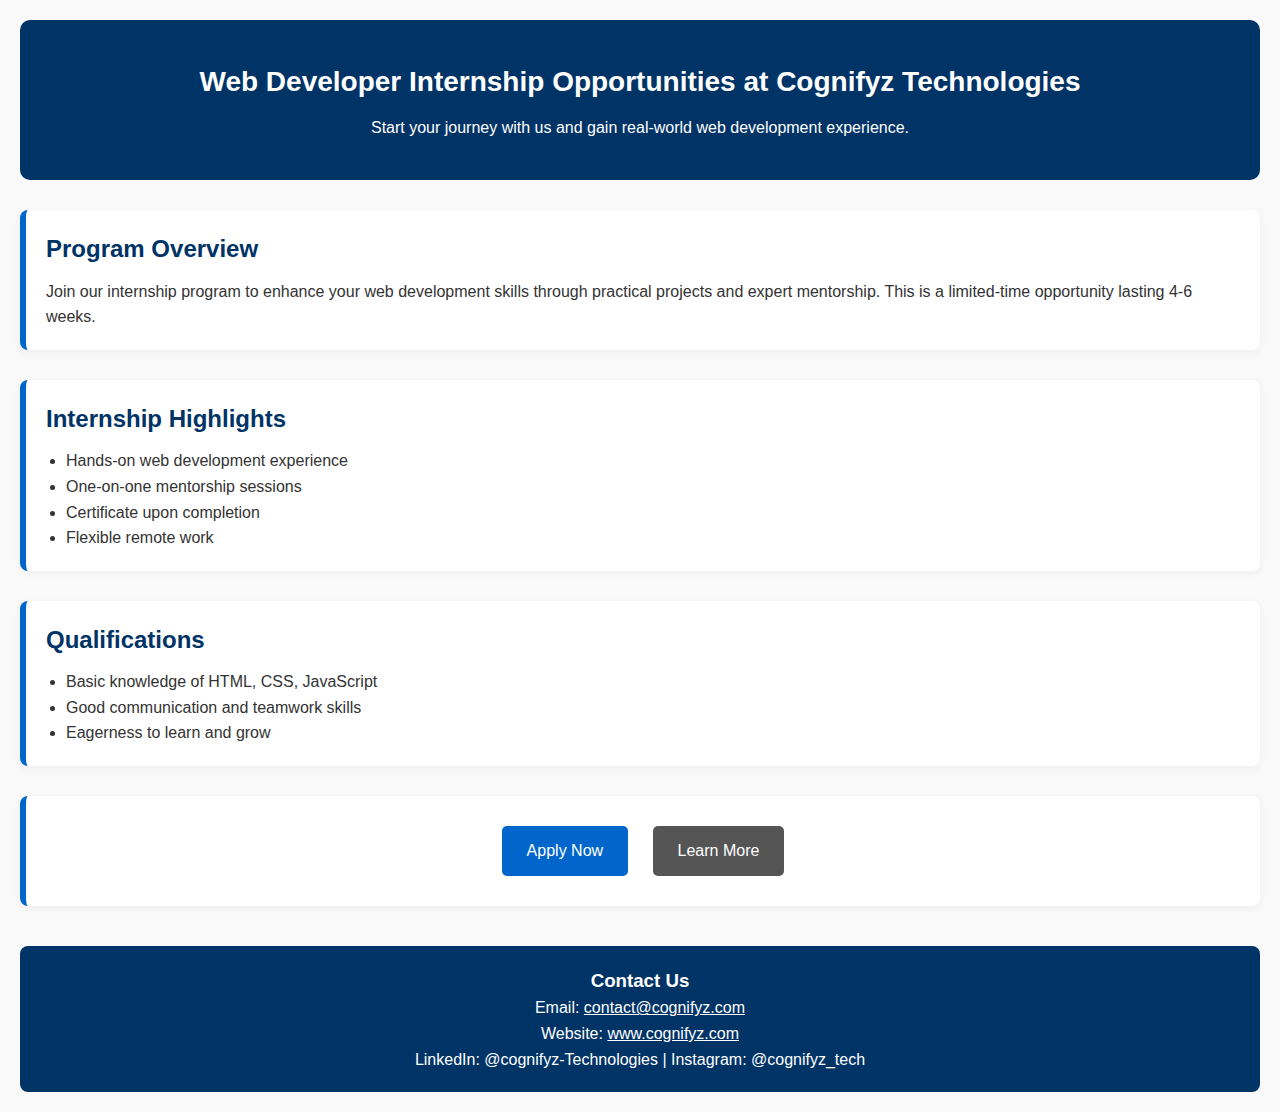
<file: lev3task2.html>
<!DOCTYPE html>
<html lang="en">
<head>
  <meta charset="UTF-8" />
  <meta name="viewport" content="width=device-width, initial-scale=1.0" />
  <title>Web Developer Internship - Cognifyz</title>
  <link rel="stylesheet" href="lev3task2.css" />
</head>
<body>

  <header>
    <h1>Web Developer Internship Opportunities at Cognifyz Technologies</h1>
    <p>Start your journey with us and gain real-world web development experience.</p>
  </header>

  <section class="overview">
    <h2>Program Overview</h2>
    <p>Join our internship program to enhance your web development skills through practical projects and expert mentorship. This is a limited-time opportunity lasting 4-6 weeks.</p>
  </section>

  <section class="highlights">
    <h2>Internship Highlights</h2>
    <ul>
      <li>Hands-on web development experience</li>
      <li>One-on-one mentorship sessions</li>
      <li>Certificate upon completion</li>
      <li>Flexible remote work</li>
    </ul>
  </section>

  <section class="qualifications">
    <h2>Qualifications</h2>
    <ul>
      <li>Basic knowledge of HTML, CSS, JavaScript</li>
      <li>Good communication and teamwork skills</li>
      <li>Eagerness to learn and grow</li>
    </ul>
  </section>

  <section class="cta">
    <a href="https://www.cognifyz.com/apply" class="btn">Apply Now</a>
    <a href="https://www.cognifyz.com" class="btn secondary">Learn More</a>
  </section>

  <footer>
    <h3>Contact Us</h3>
    <p>Email: <a href="mailto:contact@cognifyz.com">contact@cognifyz.com</a></p>
    <p>Website: <a href="https://www.cognifyz.com">www.cognifyz.com</a></p>
    <p>LinkedIn: @cognifyz-Technologies | Instagram: @cognifyz_tech</p>
  </footer>

</body>
</html>
</file>
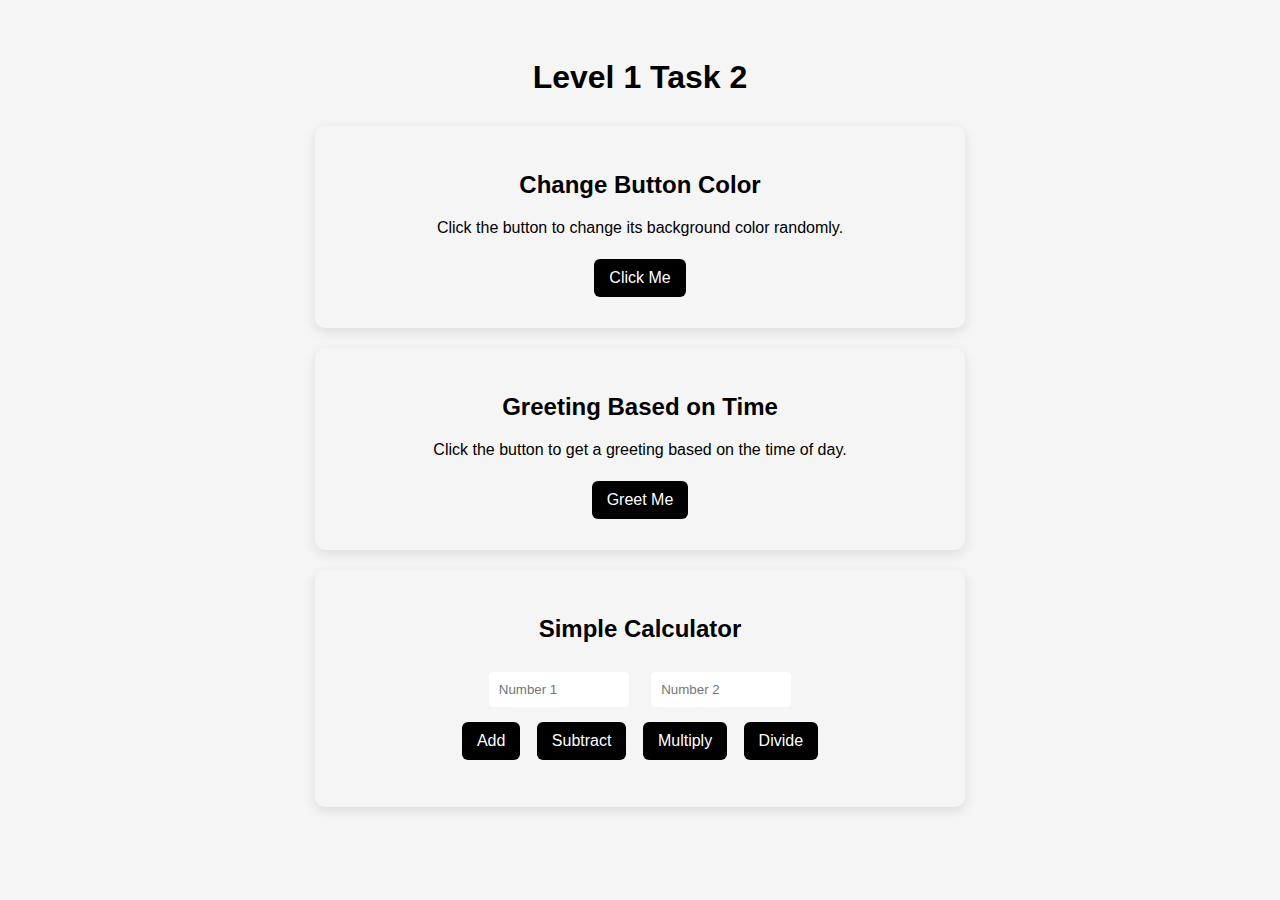
<file: task2.html>
<!DOCTYPE html>
<html lang="en">
<head>
  <meta charset="UTF-8">
  <title>Level 1 Task 2</title>
  <link rel="stylesheet" href="task2.css">
</head>
<body>

  <h1>Level 1 Task 2</h1>

<section class="box">
    <h2> Change Button Color</h2>
    <p>Click the button to change its background color randomly.</p>
    <button id="colorBtn" onclick="changeColor()">Click Me</button>
  </section>

  <section class="box">
    <h2> Greeting Based on Time</h2>
    <p>Click the button to get a greeting based on the time of day.</p>
    <button onclick="showGreeting()">Greet Me</button>
  </section>

  <section class="box">
    <h2> Simple Calculator</h2>
    <input type="number" id="num1" placeholder="Number 1">
    <input type="number" id="num2" placeholder="Number 2">

    <div class="btn-group">
      <button onclick="calculate('add')">Add</button>
      <button onclick="calculate('subtract')">Subtract</button>
      <button onclick="calculate('multiply')">Multiply</button>
      <button onclick="calculate('divide')">Divide</button>
    </div>

    <p id="result" class="result"></p>
  </section>

  <script src="task2.js"></script>
</body>
</html>
</file>
<file: lev3task2.css>
* {
  margin: 0;
  padding: 0;
  box-sizing: border-box;
}

body {
  font-family: 'Segoe UI', sans-serif;
  background-color: #f9f9f9;
  color: #333;
  line-height: 1.6;
  padding: 20px;
}

header {
  background-color: #003366;
  color: #fff;
  padding: 40px 20px;
  text-align: center;
  border-radius: 10px;
}

header h1 {
  margin-bottom: 10px;
  font-size: 28px;
}

section {
  margin: 30px 0;
  padding: 20px;
  background-color: #fff;
  border-left: 6px solid #0066cc;
  border-radius: 8px;
  box-shadow: 0 2px 8px rgba(0,0,0,0.05);
}

section h2 {
  margin-bottom: 10px;
  color: #003366;
}

ul {
  padding-left: 20px;
}

.cta {
  text-align: center;
  margin-top: 30px;
}

.btn {
  display: inline-block;
  margin: 10px;
  padding: 12px 25px;
  font-size: 16px;
  color: white;
  background-color: #0066cc;
  text-decoration: none;
  border-radius: 5px;
  transition: background 0.3s ease;
}

.btn:hover {
  background-color: #004d99;
}

.btn.secondary {
  background-color: #555;
}

.btn.secondary:hover {
  background-color: #333;
}

footer {
  background-color: #003366;
  color: white;
  padding: 20px;
  text-align: center;
  border-radius: 8px;
  margin-top: 40px;
}

footer a {
  color: #fff;
  text-decoration: underline;
}
</file>
<file: task2.css>
body {
  font-family: Arial, sans-serif;
  background: whitesmoke;
  padding: 30px;
  color: solid black;
  text-align: center;
}

h1 {
  color: solid black;
  margin-bottom: 30px;
}

.box {
  background: whitesmoke;
  margin: 20px auto;
  padding: 25px;
  max-width: 600px;
  border-radius: 10px;
  box-shadow: 0 4px 12px rgba(0, 0, 0, 0.1);
}

input {
  padding: 10px;
  margin: 8px;
  width: 120px;
  border-radius: 5px;
  border: 1px solid whitesmoke;
}

button {
  padding: 10px 15px;
  margin: 6px;
  border: none;
  border-radius: 6px;
  background-color:black;
  color: white;
  font-size: 16px;
  cursor: pointer;
  transition: 0.3s;
}

button:hover {
  background-color: maroon;
}

.result {
  margin-top: 15px;
  font-weight: bold;
  font-size: 18px;
}
</file>
